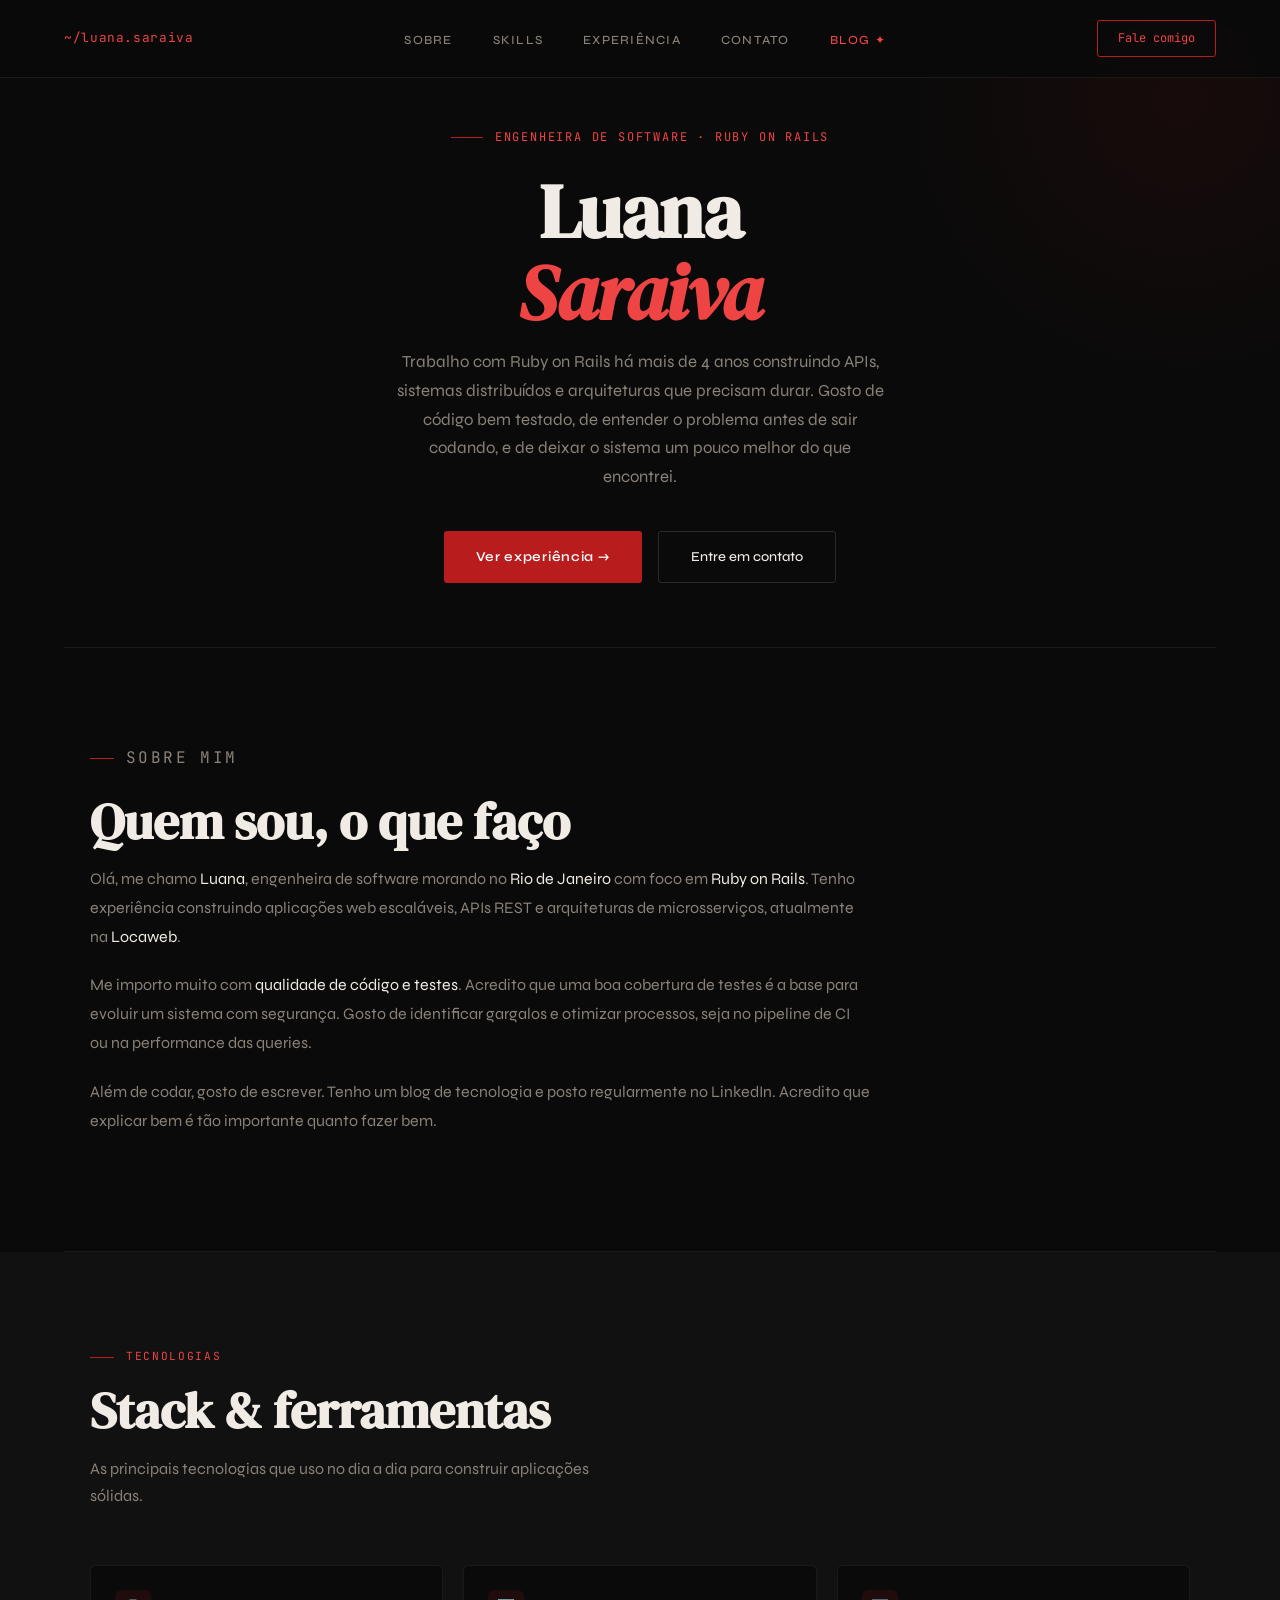
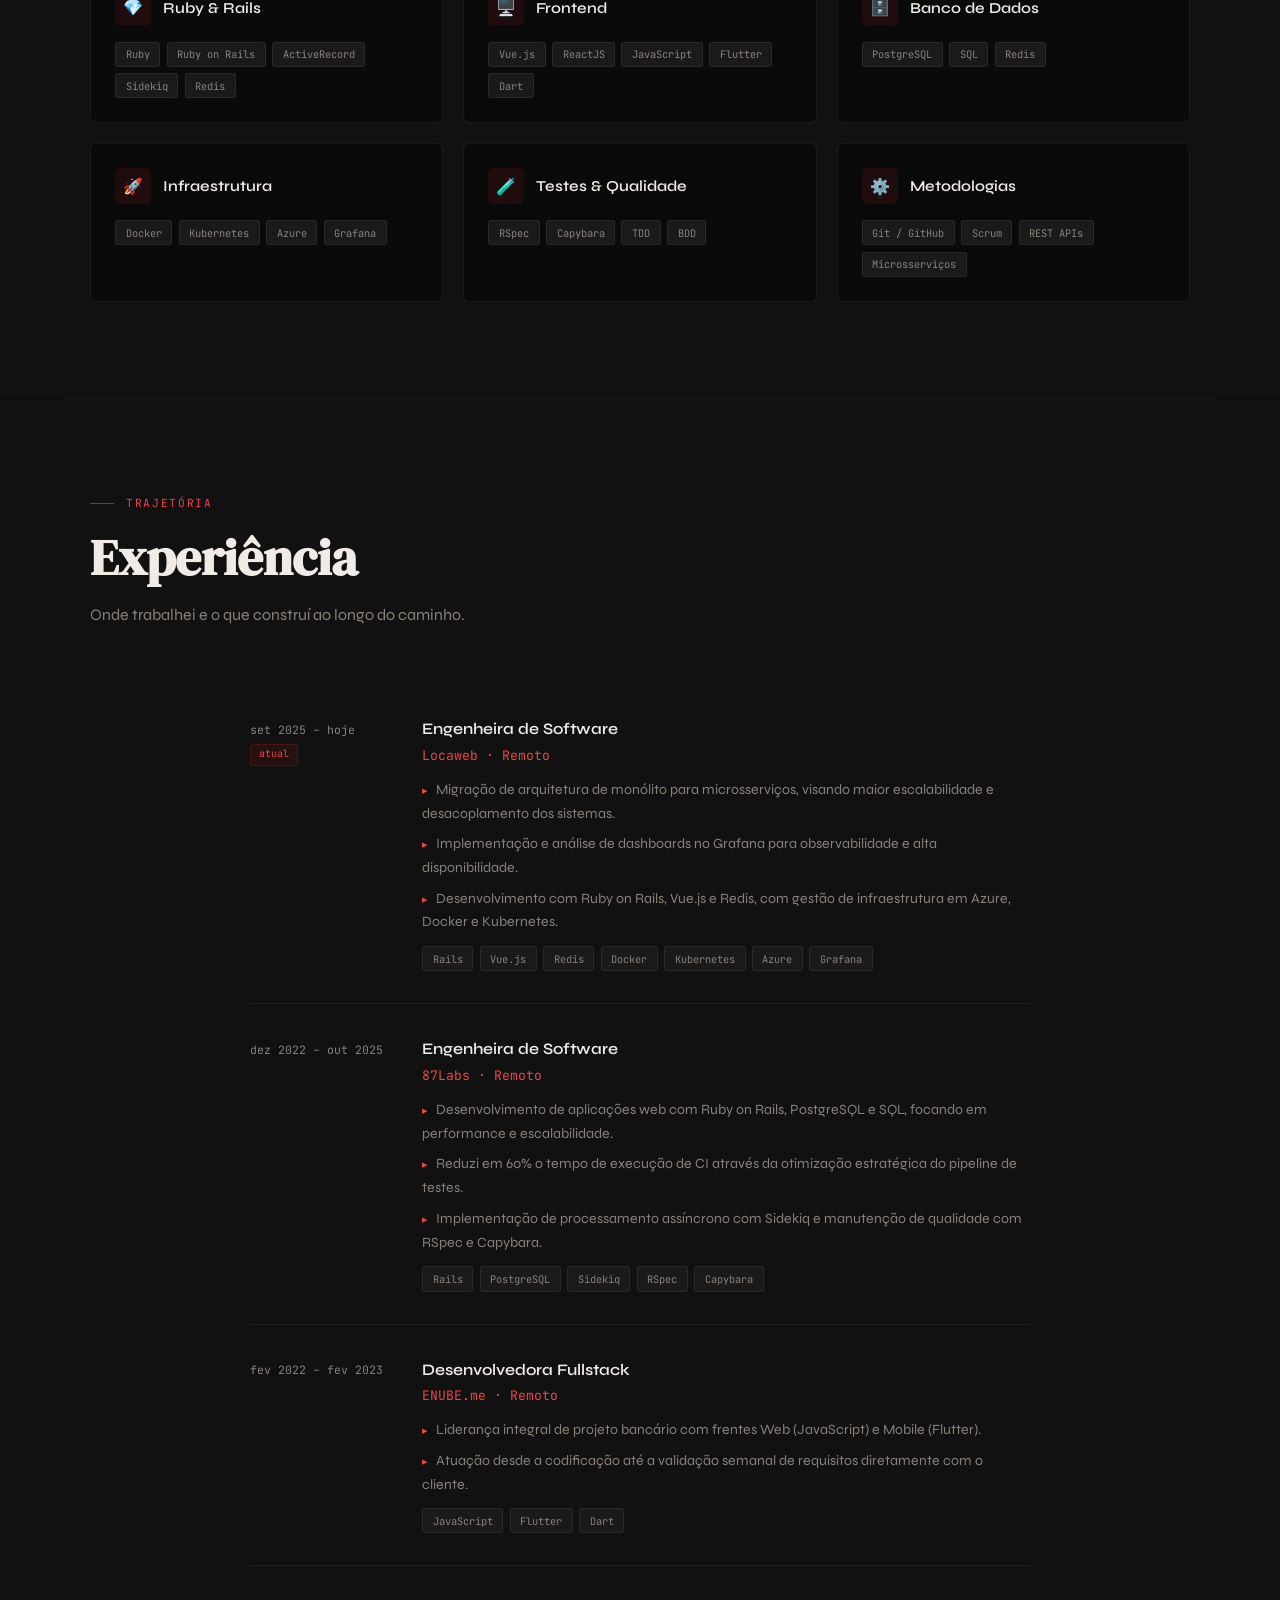
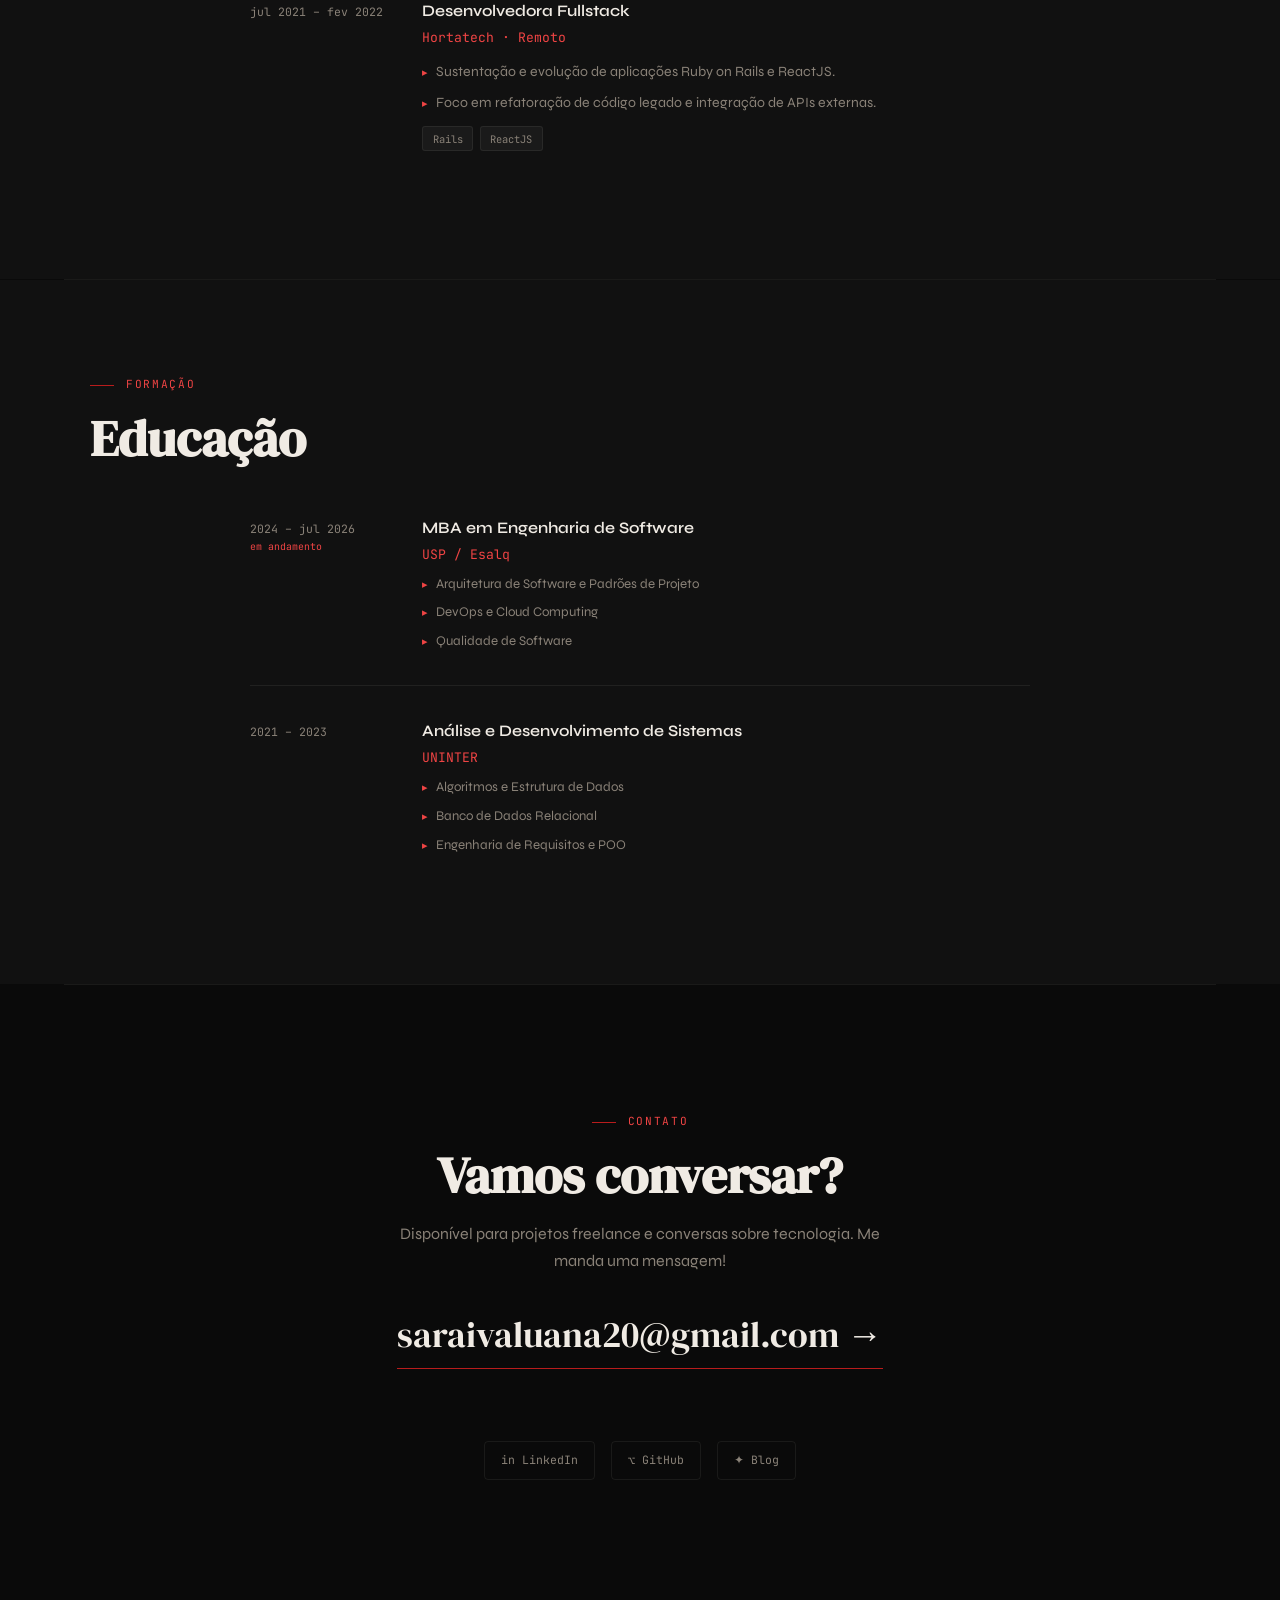
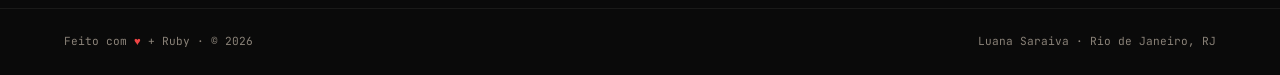
<file: index.html>
<!DOCTYPE html>
<html lang="pt-BR">
<head>
<meta charset="UTF-8" />
<meta name="viewport" content="width=device-width, initial-scale=1.0" />
<title>Luana Saraiva · Engenheira de Software</title>
<link rel="preconnect" href="https://fonts.googleapis.com" />
<link rel="preconnect" href="https://fonts.gstatic.com" crossorigin />
<link href="https://fonts.googleapis.com/css2?family=DM+Serif+Display:ital@0;1&family=JetBrains+Mono:wght@300;400;500&family=Syne:wght@400;500;600;700&display=swap" rel="stylesheet" />
<link rel="stylesheet" href="style.css" />
</head>
<body>

<nav>
  <a class="nav-logo" href="#">~/luana.saraiva</a>
  <ul class="nav-links">
    <li><a href="#about">Sobre</a></li>
    <li><a href="#skills">Skills</a></li>
    <li><a href="#experience">Experiência</a></li>
    <li><a href="#contact">Contato</a></li>
    <li><a href="blog.html" style="color: var(--ruby-light);">Blog ✦</a></li>
  </ul>
  <a class="nav-cta" href="#contact">Fale comigo</a>
</nav>

<section id="hero">
  <div class="hero-left">
    <p class="hero-eyebrow">Engenheira de Software · Ruby on Rails</p>
    <h1 class="hero-name">
      Luana<br /><em>Saraiva</em>
    </h1>
    <p class="hero-subtitle">
      Trabalho com Ruby on Rails há mais de 4 anos construindo APIs, sistemas distribuídos
      e arquiteturas que precisam durar. Gosto de código bem testado, de entender o problema
      antes de sair codando, e de deixar o sistema um pouco melhor do que encontrei.
    </p>
    <div class="hero-actions">
      <a href="#experience" class="btn-primary">Ver experiência →</a>
      <a href="#contact" class="btn-outline">Entre em contato</a>
    </div>
  </div>


</section>

<div class="divider"></div>

<section id="about" class="reveal">
  <div class="about-text">
    <p class="section-tag">Sobre mim</p>
    <h2 class="section-title">Quem sou, o que faço</h2>
    <p>
      Olá, me chamo <span>Luana</span>, engenheira de software morando no
      <span>Rio de Janeiro</span> com foco em <span>Ruby on Rails</span>. Tenho experiência
      construindo aplicações web escaláveis, APIs REST e arquiteturas de microsserviços,
      atualmente na <span>Locaweb</span>.
    </p>
    <p>
      Me importo muito com <span>qualidade de código e testes</span>. Acredito que uma boa
      cobertura de testes é a base para evoluir um sistema com segurança. Gosto de identificar
      gargalos e otimizar processos, seja no pipeline de CI ou na performance das queries.
    </p>
    <p>
      Além de codar, gosto de escrever. Tenho um blog de tecnologia e posto regularmente
      no LinkedIn. Acredito que explicar bem é tão importante quanto fazer bem.
    </p>
  </div>
</section>

<div class="divider"></div>

<section id="skills" class="reveal">
  <div class="skills-header">
    <p class="section-tag">Tecnologias</p>
    <h2 class="section-title">Stack & ferramentas</h2>
    <p class="section-desc">As principais tecnologias que uso no dia a dia para construir aplicações sólidas.</p>
  </div>

  <div class="skills-grid">

    <div class="skill-card">
      <div class="skill-card-header">
        <div class="skill-icon">💎</div>
        <span class="skill-card-name">Ruby & Rails</span>
      </div>
      <div class="skill-tags">
        <span class="skill-tag">Ruby</span>
        <span class="skill-tag">Ruby on Rails</span>
        <span class="skill-tag">ActiveRecord</span>
        <span class="skill-tag">Sidekiq</span>
        <span class="skill-tag">Redis</span>
      </div>
    </div>

    <div class="skill-card">
      <div class="skill-card-header">
        <div class="skill-icon">🖥️</div>
        <span class="skill-card-name">Frontend</span>
      </div>
      <div class="skill-tags">
        <span class="skill-tag">Vue.js</span>
        <span class="skill-tag">ReactJS</span>
        <span class="skill-tag">JavaScript</span>
        <span class="skill-tag">Flutter</span>
        <span class="skill-tag">Dart</span>
      </div>
    </div>

    <div class="skill-card">
      <div class="skill-card-header">
        <div class="skill-icon">🗄️</div>
        <span class="skill-card-name">Banco de Dados</span>
      </div>
      <div class="skill-tags">
        <span class="skill-tag">PostgreSQL</span>
        <span class="skill-tag">SQL</span>
        <span class="skill-tag">Redis</span>
      </div>
    </div>

    <div class="skill-card">
      <div class="skill-card-header">
        <div class="skill-icon">🚀</div>
        <span class="skill-card-name">Infraestrutura</span>
      </div>
      <div class="skill-tags">
        <span class="skill-tag">Docker</span>
        <span class="skill-tag">Kubernetes</span>
        <span class="skill-tag">Azure</span>
        <span class="skill-tag">Grafana</span>
      </div>
    </div>

    <div class="skill-card">
      <div class="skill-card-header">
        <div class="skill-icon">🧪</div>
        <span class="skill-card-name">Testes & Qualidade</span>
      </div>
      <div class="skill-tags">
        <span class="skill-tag">RSpec</span>
        <span class="skill-tag">Capybara</span>
        <span class="skill-tag">TDD</span>
        <span class="skill-tag">BDD</span>
      </div>
    </div>

    <div class="skill-card">
      <div class="skill-card-header">
        <div class="skill-icon">⚙️</div>
        <span class="skill-card-name">Metodologias</span>
      </div>
      <div class="skill-tags">
        <span class="skill-tag">Git / GitHub</span>
        <span class="skill-tag">Scrum</span>
        <span class="skill-tag">REST APIs</span>
        <span class="skill-tag">Microsserviços</span>
      </div>
    </div>

  </div>
</section>

<div class="divider"></div>

<!--
<section id="projects" class="reveal">
  <p class="section-tag">Portfólio</p>
  <h2 class="section-title">Projetos em destaque</h2>
  <p class="section-desc">Algumas das coisas que construí — pessoais, freelance e open source.</p>

  <div class="projects-grid">
    <div class="project-card">
      ...
    </div>
  </div>
</section>

<div class="divider"></div>
-->

<section id="experience" class="reveal">
  <p class="section-tag">Trajetória</p>
  <h2 class="section-title">Experiência</h2>
  <p class="section-desc">Onde trabalhei e o que construí ao longo do caminho.</p>

  <div class="timeline">

    <div class="timeline-item">
      <div class="timeline-date">
        set 2025 – hoje
        <span class="current">atual</span>
      </div>
      <div>
        <h3 class="timeline-role">Engenheira de Software</h3>
        <p class="timeline-company">Locaweb · Remoto</p>
        <ul class="timeline-desc">
          <li>Migração de arquitetura de monólito para microsserviços, visando maior escalabilidade e desacoplamento dos sistemas.</li>
          <li>Implementação e análise de dashboards no Grafana para observabilidade e alta disponibilidade.</li>
          <li>Desenvolvimento com Ruby on Rails, Vue.js e Redis, com gestão de infraestrutura em Azure, Docker e Kubernetes.</li>
        </ul>
        <div class="timeline-tags">
          <span class="skill-tag">Rails</span>
          <span class="skill-tag">Vue.js</span>
          <span class="skill-tag">Redis</span>
          <span class="skill-tag">Docker</span>
          <span class="skill-tag">Kubernetes</span>
          <span class="skill-tag">Azure</span>
          <span class="skill-tag">Grafana</span>
        </div>
      </div>
    </div>

    <div class="timeline-item">
      <div class="timeline-date">dez 2022 – out 2025</div>
      <div>
        <h3 class="timeline-role">Engenheira de Software</h3>
        <p class="timeline-company">87Labs · Remoto</p>
        <ul class="timeline-desc">
          <li>Desenvolvimento de aplicações web com Ruby on Rails, PostgreSQL e SQL, focando em performance e escalabilidade.</li>
          <li>Reduzi em 60% o tempo de execução de CI através da otimização estratégica do pipeline de testes.</li>
          <li>Implementação de processamento assíncrono com Sidekiq e manutenção de qualidade com RSpec e Capybara.</li>
        </ul>
        <div class="timeline-tags">
          <span class="skill-tag">Rails</span>
          <span class="skill-tag">PostgreSQL</span>
          <span class="skill-tag">Sidekiq</span>
          <span class="skill-tag">RSpec</span>
          <span class="skill-tag">Capybara</span>
        </div>
      </div>
    </div>

    <div class="timeline-item">
      <div class="timeline-date">fev 2022 – fev 2023</div>
      <div>
        <h3 class="timeline-role">Desenvolvedora Fullstack</h3>
        <p class="timeline-company">ENUBE.me · Remoto</p>
        <ul class="timeline-desc">
          <li>Liderança integral de projeto bancário com frentes Web (JavaScript) e Mobile (Flutter).</li>
          <li>Atuação desde a codificação até a validação semanal de requisitos diretamente com o cliente.</li>
        </ul>
        <div class="timeline-tags">
          <span class="skill-tag">JavaScript</span>
          <span class="skill-tag">Flutter</span>
          <span class="skill-tag">Dart</span>
        </div>
      </div>
    </div>

    <div class="timeline-item">
      <div class="timeline-date">jul 2021 – fev 2022</div>
      <div>
        <h3 class="timeline-role">Desenvolvedora Fullstack</h3>
        <p class="timeline-company">Hortatech · Remoto</p>
        <ul class="timeline-desc">
          <li>Sustentação e evolução de aplicações Ruby on Rails e ReactJS.</li>
          <li>Foco em refatoração de código legado e integração de APIs externas.</li>
        </ul>
        <div class="timeline-tags">
          <span class="skill-tag">Rails</span>
          <span class="skill-tag">ReactJS</span>
        </div>
      </div>
    </div>

  </div>
</section>

<div class="divider"></div>

<section id="education" class="reveal">
  <p class="section-tag">Formação</p>
  <h2 class="section-title">Educação</h2>

  <div class="timeline">

    <div class="edu-item">
      <div class="edu-period">2024 – jul 2026<br /><em style="font-style:normal; font-size:0.62rem; color: var(--ruby-light);">em andamento</em></div>
      <div>
        <h3 class="edu-degree">MBA em Engenharia de Software</h3>
        <p class="edu-school">USP / Esalq</p>
        <ul class="edu-focus">
          <li>Arquitetura de Software e Padrões de Projeto</li>
          <li>DevOps e Cloud Computing</li>
          <li>Qualidade de Software</li>
        </ul>
      </div>
    </div>

    <div class="edu-item">
      <div class="edu-period">2021 – 2023</div>
      <div>
        <h3 class="edu-degree">Análise e Desenvolvimento de Sistemas</h3>
        <p class="edu-school">UNINTER</p>
        <ul class="edu-focus">
          <li>Algoritmos e Estrutura de Dados</li>
          <li>Banco de Dados Relacional</li>
          <li>Engenharia de Requisitos e POO</li>
        </ul>
      </div>
    </div>

  </div>
</section>

<div class="divider"></div>

<section id="contact" class="reveal">
  <div class="contact-inner">
    <p class="section-tag" style="justify-content: center;">Contato</p>
    <h2 class="section-title">Vamos conversar?</h2>
    <p class="section-desc" style="margin: 0 auto;">
      Disponível para projetos freelance e conversas sobre tecnologia.
      Me manda uma mensagem!
    </p>

    <a href="mailto:saraivaluana20@gmail.com" class="contact-email">
      saraivaluana20@gmail.com →
    </a>

    <ul class="social-links">
      <li><a href="https://linkedin.com/in/saraivaluana" class="social-link" target="_blank" rel="noopener noreferrer">in LinkedIn</a></li>
      <li><a href="https://github.com/waitoair" class="social-link" target="_blank" rel="noopener noreferrer">⌥ GitHub</a></li>
      <li><a href="blog.html" class="social-link">✦ Blog</a></li>
    </ul>
  </div>
</section>

<!-- FOOTER -->
<footer>
  <span class="footer-copy">
    Feito com <span class="hi">♥</span> + Ruby · © <span id="year"></span>
  </span>
  <span class="footer-copy">Luana Saraiva · Rio de Janeiro, RJ</span>
</footer>

<script>
  document.getElementById('year').textContent = new Date().getFullYear();

  const reveals = document.querySelectorAll('.reveal');
  const observer = new IntersectionObserver(
    entries => entries.forEach(e => { if (e.isIntersecting) e.target.classList.add('visible'); }),
    { threshold: 0.1 }
  );
  reveals.forEach(el => observer.observe(el));
</script>
</body>
</html>
</file>
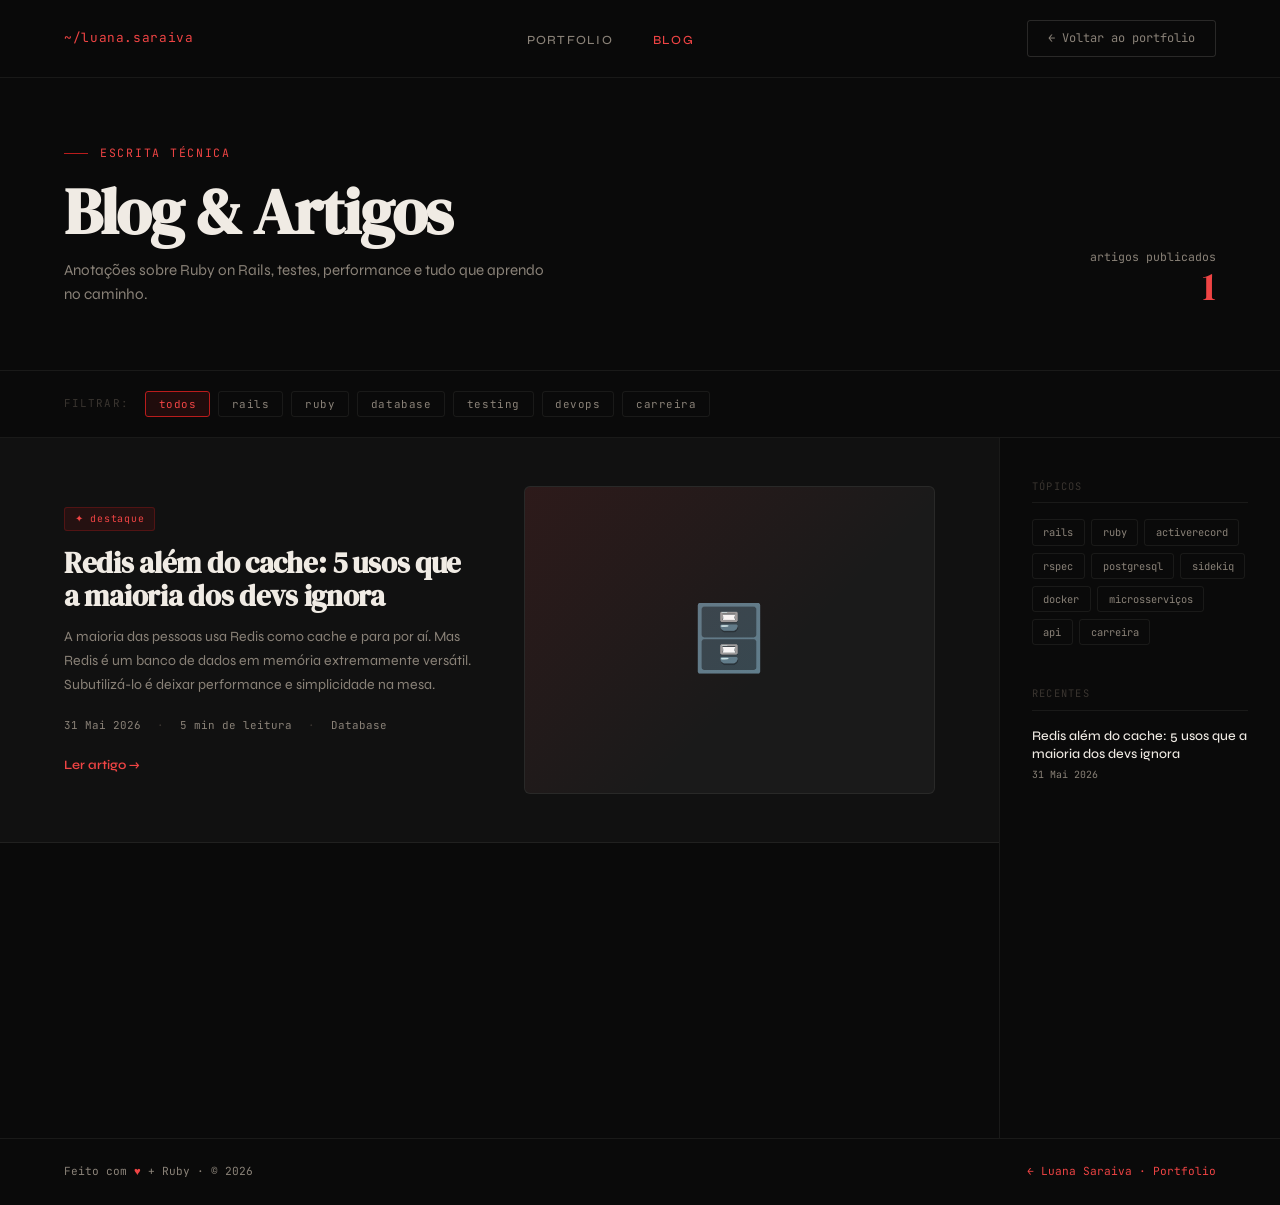
<file: blog.html>
<!DOCTYPE html>
<html lang="pt-BR">
<head>
<meta charset="UTF-8" />
<meta name="viewport" content="width=device-width, initial-scale=1.0" />
<title>Blog · Luana Saraiva</title>
<link rel="preconnect" href="https://fonts.googleapis.com" />
<link rel="preconnect" href="https://fonts.gstatic.com" crossorigin />
<link href="https://fonts.googleapis.com/css2?family=DM+Serif+Display:ital@0;1&family=JetBrains+Mono:wght@300;400;500&family=Syne:wght@400;500;600;700&display=swap" rel="stylesheet" />
<link rel="stylesheet" href="style.css" />
</head>
<body>

<!-- NAV -->
<nav>
  <a class="nav-logo" href="index.html">~/luana.saraiva</a>
  <ul class="nav-links">
    <li><a href="index.html">Portfolio</a></li>
    <li><a href="blog.html" class="active">Blog</a></li>
  </ul>
  <a class="nav-back" href="index.html">← Voltar ao portfolio</a>
</nav>

<!-- HEADER -->
<header class="blog-header">
  <div>
    <p class="blog-eyebrow">Escrita técnica</p>
    <h1 class="blog-title">Blog & Artigos</h1>
    <p class="blog-subtitle">
      Anotações sobre Ruby on Rails, testes, performance
      e tudo que aprendo no caminho.
    </p>
  </div>
  <div class="blog-count">
    artigos publicados
    <span id="article-count">5</span>
  </div>
</header>

<!-- FILTER BAR -->
<div class="filter-bar">
  <span class="filter-label">filtrar:</span>
  <button class="filter-btn active" data-tag="todos">todos</button>
  <button class="filter-btn" data-tag="rails">rails</button>
  <button class="filter-btn" data-tag="ruby">ruby</button>
  <button class="filter-btn" data-tag="database">database</button>
  <button class="filter-btn" data-tag="testing">testing</button>
  <button class="filter-btn" data-tag="devops">devops</button>
  <button class="filter-btn" data-tag="career">carreira</button>
</div>

<!-- LAYOUT -->
<div class="blog-layout">
  <main class="articles-list">

    <!-- FEATURED -->
    <a href="posts/post_1.html" class="featured-article reveal" data-tags="database">
      <div>
        <span class="featured-badge">✦ destaque</span>
        <h2 class="featured-title">Redis além do cache: 5 usos que a maioria dos devs ignora</h2>
        <p class="featured-excerpt">
          A maioria das pessoas usa Redis como cache e para por aí. Mas Redis é um banco de dados
          em memória extremamente versátil. Subutilizá-lo é deixar performance e simplicidade na mesa.
        </p>
        <div class="article-meta">
          <span>31 Mai 2026</span>
          <span class="dot">·</span>
          <span>5 min de leitura</span>
          <span class="dot">·</span>
          <span>Database</span>
        </div>
        <div class="read-more">Ler artigo →</div>
      </div>
      <div class="featured-cover">🗄️</div>
    </a>


  </main>

  <!-- SIDEBAR -->
  <aside class="sidebar">

    <div class="sidebar-section">
      <p class="sidebar-title">tópicos</p>
      <div class="sidebar-tags">
        <span class="sidebar-tag">rails</span>
        <span class="sidebar-tag">ruby</span>
        <span class="sidebar-tag">activerecord</span>
        <span class="sidebar-tag">rspec</span>
        <span class="sidebar-tag">postgresql</span>
        <span class="sidebar-tag">sidekiq</span>
        <span class="sidebar-tag">docker</span>
        <span class="sidebar-tag">microsserviços</span>
        <span class="sidebar-tag">api</span>
        <span class="sidebar-tag">carreira</span>
      </div>
    </div>

    <div class="sidebar-section">
      <p class="sidebar-title">recentes</p>
      <ul class="recent-list">
        <li>
          <a href="posts/post_1.html" class="recent-item">
            <span class="recent-item-title">Redis além do cache: 5 usos que a maioria dos devs ignora</span>
            <span class="recent-item-date">31 Mai 2026</span>
          </a>
        </li>
      </ul>
    </div>

    <!-- newsletter (ativar quando estiver pronto)
    <div class="sidebar-section">
      <p class="sidebar-title">newsletter</p>
      <div class="newsletter-box">
        <p>Novos artigos direto no seu email. Sem spam, só conteúdo técnico.</p>
        <input class="newsletter-input" type="email" placeholder="seu@email.com" />
        <button class="newsletter-btn">Inscrever →</button>
      </div>
    </div>
    -->

  </aside>
</div>

<!-- FOOTER -->
<footer>
  <span class="footer-copy">
    Feito com <span class="hi">♥</span> + Ruby · © <span id="year"></span>
  </span>
  <span class="footer-copy">
    <a href="index.html">← Luana Saraiva · Portfolio</a>
  </span>
</footer>

<script>
  document.getElementById('year').textContent = new Date().getFullYear();

  const reveals = document.querySelectorAll('.reveal');
  const observer = new IntersectionObserver(
    entries => entries.forEach(e => { if (e.isIntersecting) e.target.classList.add('visible'); }),
    { threshold: 0.05 }
  );
  reveals.forEach(el => observer.observe(el));

  const filterBtns = document.querySelectorAll('.filter-btn');
  const articles   = document.querySelectorAll('.article-card, .featured-article');

  filterBtns.forEach(btn => {
    btn.addEventListener('click', () => {
      filterBtns.forEach(b => b.classList.remove('active'));
      btn.classList.add('active');
      const tag = btn.dataset.tag;
      articles.forEach(article => {
        const tags = article.dataset.tags || '';
        article.style.display = (tag === 'todos' || tags.includes(tag)) ? '' : 'none';
      });
    });
  });

  document.getElementById('article-count').textContent = articles.length;
</script>
</body>
</html>
</file>
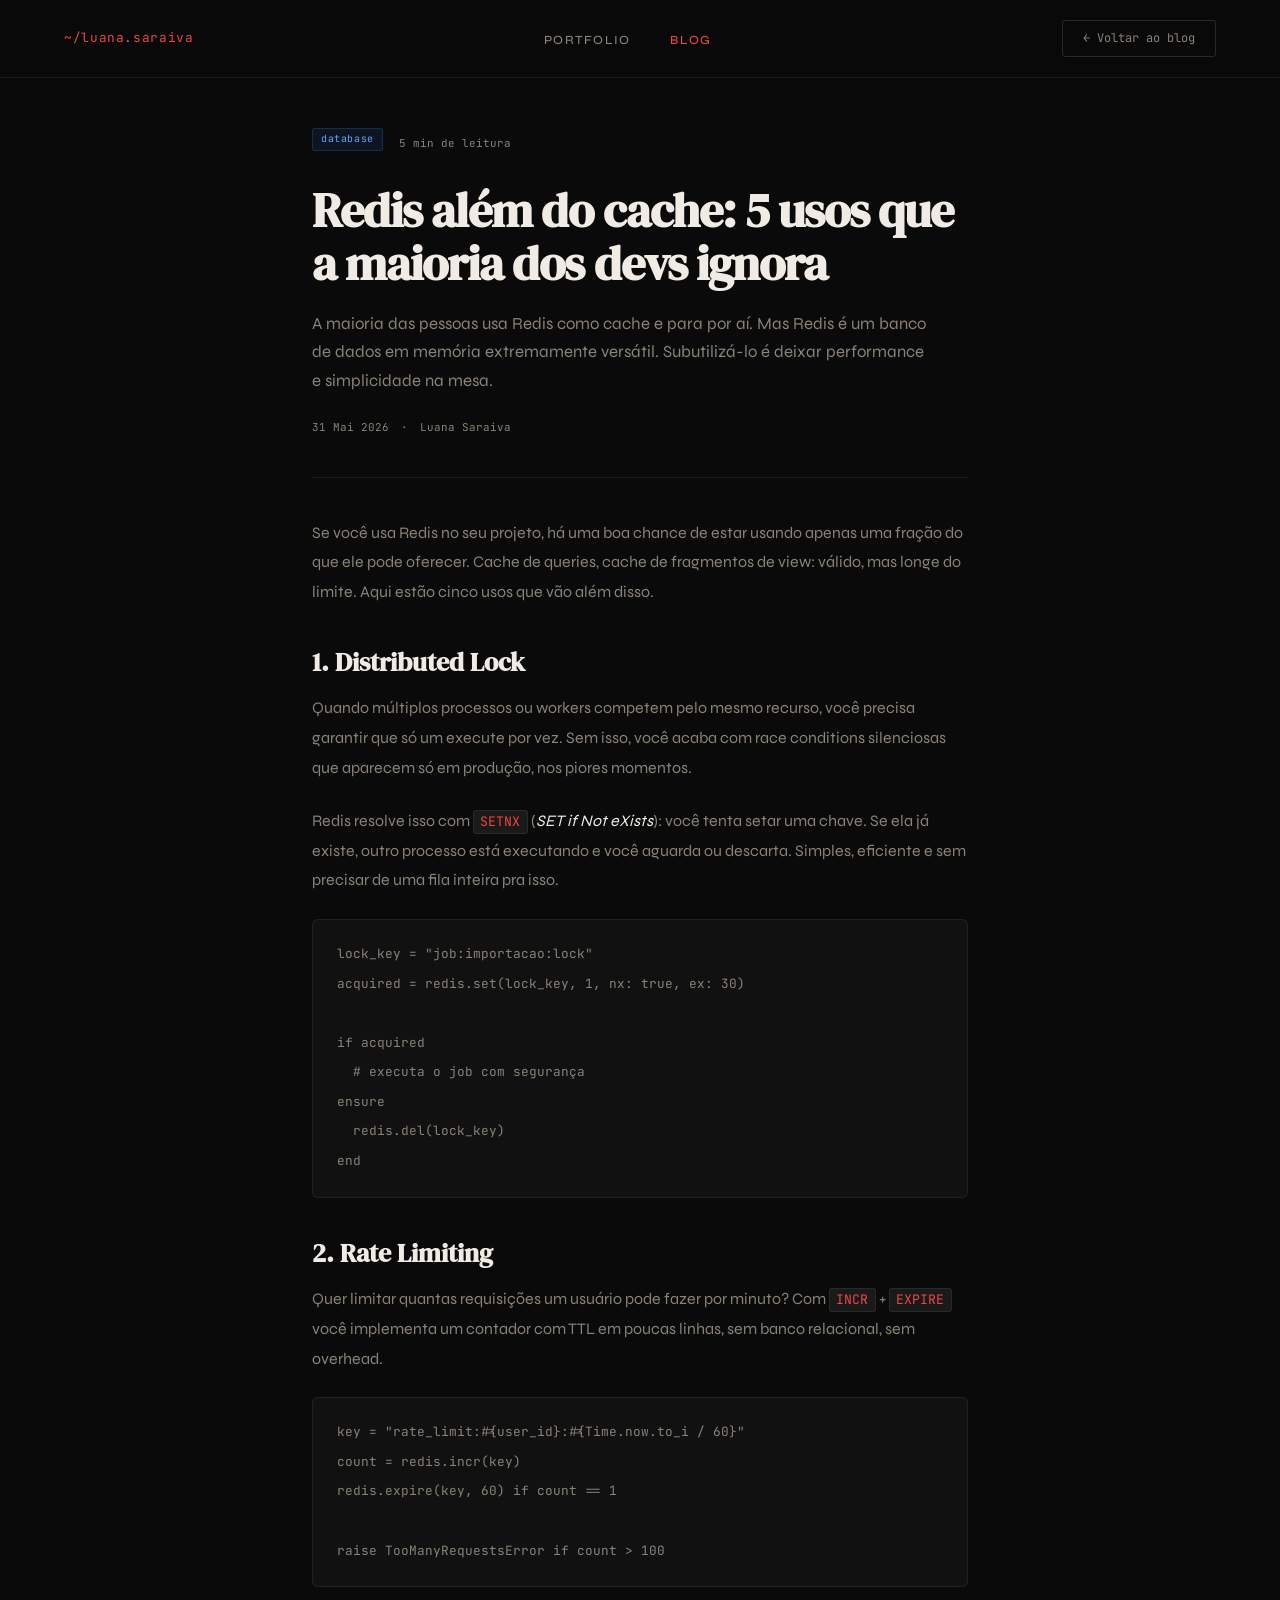
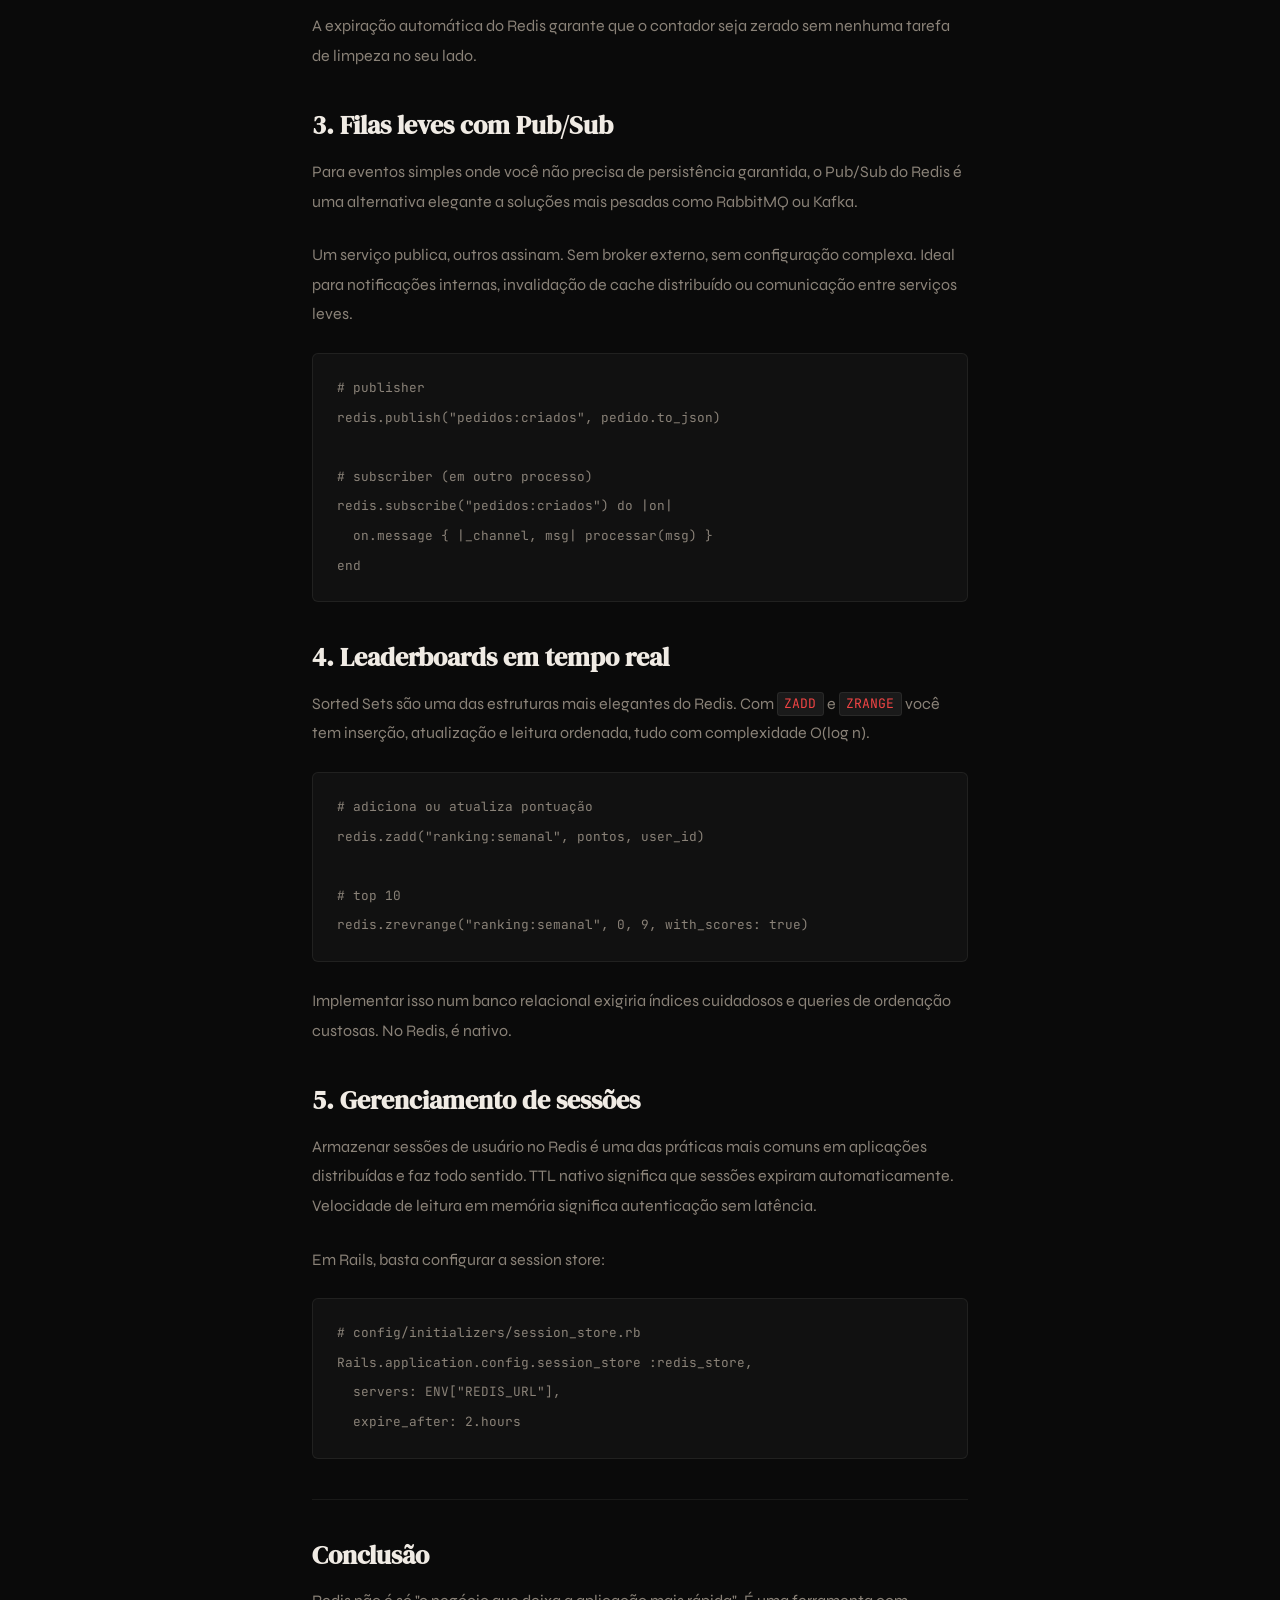
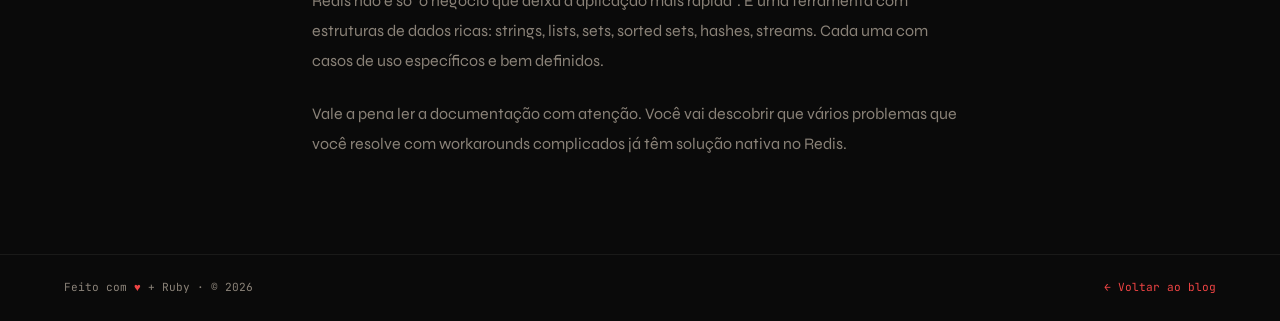
<file: posts/post_1.html>
<!DOCTYPE html>
<html lang="pt-BR">
<head>
<meta charset="UTF-8" />
<meta name="viewport" content="width=device-width, initial-scale=1.0" />
<title>Redis além do cache: 5 usos que a maioria dos devs ignora · Luana Saraiva</title>
<link rel="preconnect" href="https://fonts.googleapis.com" />
<link rel="preconnect" href="https://fonts.gstatic.com" crossorigin />
<link href="https://fonts.googleapis.com/css2?family=DM+Serif+Display:ital@0;1&family=JetBrains+Mono:wght@300;400;500&family=Syne:wght@400;500;600;700&display=swap" rel="stylesheet" />
<link rel="stylesheet" href="../style.css" />
<link rel="stylesheet" href="../post.css" />
</head>
<body>

<nav>
  <a class="nav-logo" href="../index.html">~/luana.saraiva</a>
  <ul class="nav-links">
    <li><a href="../index.html">Portfolio</a></li>
    <li><a href="../blog.html" class="active">Blog</a></li>
  </ul>
  <a class="nav-back" href="../blog.html">← Voltar ao blog</a>
</nav>

<article class="post-container">

  <header class="post-header">
    <div class="post-meta-top">
      <span class="card-tag tag-database">database</span>
      <span class="post-read-time">5 min de leitura</span>
    </div>
    <h1 class="post-title">Redis além do cache: 5 usos que a maioria dos devs ignora</h1>
    <p class="post-subtitle">
      A maioria das pessoas usa Redis como cache e para por aí. Mas Redis é um banco de dados
      em memória extremamente versátil. Subutilizá-lo é deixar performance e simplicidade na mesa.
    </p>
    <div class="post-meta">
      <span>31 Mai 2026</span>
      <span class="dot">·</span>
      <span>Luana Saraiva</span>
    </div>
  </header>

  <div class="post-divider"></div>

  <div class="post-body">

    <p>
      Se você usa Redis no seu projeto, há uma boa chance de estar usando apenas uma fração do que
      ele pode oferecer. Cache de queries, cache de fragmentos de view: válido, mas longe do limite.
      Aqui estão cinco usos que vão além disso.
    </p>

    <h2>1. Distributed Lock</h2>

    <p>
      Quando múltiplos processos ou workers competem pelo mesmo recurso, você precisa garantir que
      só um execute por vez. Sem isso, você acaba com race conditions silenciosas que aparecem só
      em produção, nos piores momentos.
    </p>

    <p>
      Redis resolve isso com <code>SETNX</code> (<em>SET if Not eXists</em>): você tenta setar uma
      chave. Se ela já existe, outro processo está executando e você aguarda ou descarta. Simples,
      eficiente e sem precisar de uma fila inteira pra isso.
    </p>

    <pre><code>lock_key = "job:importacao:lock"
acquired = redis.set(lock_key, 1, nx: true, ex: 30)

if acquired
  # executa o job com segurança
ensure
  redis.del(lock_key)
end</code></pre>

    <h2>2. Rate Limiting</h2>

    <p>
      Quer limitar quantas requisições um usuário pode fazer por minuto? Com <code>INCR</code> +
      <code>EXPIRE</code> você implementa um contador com TTL em poucas linhas, sem banco relacional,
      sem overhead.
    </p>

    <pre><code>key = "rate_limit:#{user_id}:#{Time.now.to_i / 60}"
count = redis.incr(key)
redis.expire(key, 60) if count == 1

raise TooManyRequestsError if count > 100</code></pre>

    <p>
      A expiração automática do Redis garante que o contador seja zerado sem nenhuma tarefa de
      limpeza no seu lado.
    </p>

    <h2>3. Filas leves com Pub/Sub</h2>

    <p>
      Para eventos simples onde você não precisa de persistência garantida, o Pub/Sub do Redis é
      uma alternativa elegante a soluções mais pesadas como RabbitMQ ou Kafka.
    </p>

    <p>
      Um serviço publica, outros assinam. Sem broker externo, sem configuração complexa. Ideal para
      notificações internas, invalidação de cache distribuído ou comunicação entre serviços leves.
    </p>

    <pre><code># publisher
redis.publish("pedidos:criados", pedido.to_json)

# subscriber (em outro processo)
redis.subscribe("pedidos:criados") do |on|
  on.message { |_channel, msg| processar(msg) }
end</code></pre>

    <h2>4. Leaderboards em tempo real</h2>

    <p>
      Sorted Sets são uma das estruturas mais elegantes do Redis. Com <code>ZADD</code> e
      <code>ZRANGE</code> você tem inserção, atualização e leitura ordenada, tudo com
      complexidade O(log n).
    </p>

    <pre><code># adiciona ou atualiza pontuação
redis.zadd("ranking:semanal", pontos, user_id)

# top 10
redis.zrevrange("ranking:semanal", 0, 9, with_scores: true)</code></pre>

    <p>
      Implementar isso num banco relacional exigiria índices cuidadosos e queries de ordenação
      custosas. No Redis, é nativo.
    </p>

    <h2>5. Gerenciamento de sessões</h2>

    <p>
      Armazenar sessões de usuário no Redis é uma das práticas mais comuns em aplicações
      distribuídas e faz todo sentido. TTL nativo significa que sessões expiram automaticamente.
      Velocidade de leitura em memória significa autenticação sem latência.
    </p>

    <p>
      Em Rails, basta configurar a session store:
    </p>

    <pre><code># config/initializers/session_store.rb
Rails.application.config.session_store :redis_store,
  servers: ENV["REDIS_URL"],
  expire_after: 2.hours</code></pre>

    <div class="post-divider"></div>

    <h2>Conclusão</h2>

    <p>
      Redis não é só "o negócio que deixa a aplicação mais rápida". É uma ferramenta com estruturas
      de dados ricas: strings, lists, sets, sorted sets, hashes, streams. Cada uma com casos de
      uso específicos e bem definidos.
    </p>

    <p>
      Vale a pena ler a documentação com atenção. Você vai descobrir que vários problemas que você
      resolve com workarounds complicados já têm solução nativa no Redis.
    </p>

  </div>

</article>

<footer>
  <span class="footer-copy">
    Feito com <span class="hi">♥</span> + Ruby · © <span id="year"></span>
  </span>
  <span class="footer-copy">
    <a href="../blog.html">← Voltar ao blog</a>
  </span>
</footer>

<script>
  document.getElementById('year').textContent = new Date().getFullYear();
</script>
</body>
</html>
</file>
<file: style.css>
*, *::before, *::after { box-sizing: border-box; margin: 0; padding: 0; }

:root {
  --ruby:        #b91c1c;
  --ruby-light:  #ef4444;
  --ruby-dim:    rgba(185,28,28,0.12);
  --bg:          #0a0a0a;
  --bg-2:        #111111;
  --bg-3:        #1a1a1a;
  --text:        #f0ebe4;
  --text-muted:  #8a8278;
  --text-dim:    #3a3530;
  --border:      rgba(240,235,228,0.07);
  --border-hover:rgba(240,235,228,0.14);
}

html { scroll-behavior: smooth; }

body {
  background: var(--bg);
  color: var(--text);
  font-family: 'Syne', sans-serif;
  font-size: 16px;
  line-height: 1.6;
  overflow-x: hidden;
}

::selection { background: var(--ruby); color: #fff; }

::-webkit-scrollbar       { width: 3px; }
::-webkit-scrollbar-track { background: var(--bg); }
::-webkit-scrollbar-thumb { background: var(--ruby); border-radius: 99px; }

nav {
  position: fixed; top: 0; left: 0; right: 0; z-index: 100;
  display: flex; justify-content: space-between; align-items: center;
  padding: 1.25rem 4rem;
  background: rgba(10,10,10,0.85);
  backdrop-filter: blur(12px);
  border-bottom: 1px solid var(--border);
}

.nav-logo {
  font-family: 'JetBrains Mono', monospace;
  font-size: 0.8rem;
  color: var(--ruby-light);
  letter-spacing: 0.05em;
  text-decoration: none;
}

.nav-links { display: flex; gap: 2.5rem; list-style: none; }

.nav-links a {
  font-size: 0.78rem;
  font-weight: 500;
  letter-spacing: 0.1em;
  text-transform: uppercase;
  color: var(--text-muted);
  text-decoration: none;
  transition: color 0.2s;
}

.nav-links a:hover  { color: var(--text); }
.nav-links a.active { color: var(--ruby-light); }

.nav-cta {
  font-family: 'JetBrains Mono', monospace;
  font-size: 0.75rem;
  padding: 0.5rem 1.25rem;
  border: 1px solid var(--ruby);
  color: var(--ruby-light);
  text-decoration: none;
  border-radius: 3px;
  transition: background 0.2s, color 0.2s;
}

.nav-cta:hover { background: var(--ruby); color: #fff; }

.nav-back {
  font-family: 'JetBrains Mono', monospace;
  font-size: 0.75rem;
  padding: 0.5rem 1.25rem;
  border: 1px solid var(--border-hover);
  color: var(--text-muted);
  text-decoration: none;
  border-radius: 3px;
  transition: border-color 0.2s, color 0.2s;
}

.nav-back:hover { border-color: var(--text-muted); color: var(--text); }

.btn-primary {
  display: inline-flex; align-items: center; gap: 0.5rem;
  padding: 0.875rem 2rem;
  background: var(--ruby);
  color: #fff;
  text-decoration: none;
  font-size: 0.85rem;
  font-weight: 600;
  letter-spacing: 0.05em;
  border-radius: 3px;
  transition: background 0.2s, transform 0.15s;
}

.btn-primary:hover { background: var(--ruby-light); transform: translateY(-1px); }

.btn-outline {
  display: inline-flex; align-items: center; gap: 0.5rem;
  padding: 0.875rem 2rem;
  border: 1px solid var(--border-hover);
  color: var(--text);
  text-decoration: none;
  font-size: 0.85rem;
  font-weight: 500;
  border-radius: 3px;
  transition: border-color 0.2s, background 0.2s;
}

.btn-outline:hover { border-color: var(--text-muted); background: var(--bg-3); }

section { padding: 6rem 4rem; }

.section-tag {
  font-family: 'JetBrains Mono', monospace;
  font-size: 0.7rem;
  color: var(--ruby-light);
  letter-spacing: 0.15em;
  text-transform: uppercase;
  margin-bottom: 1rem;
  display: flex; align-items: center; gap: 0.75rem;
}

.section-tag::before {
  content: '';
  display: block; width: 24px; height: 1px;
  background: var(--ruby);
}

.section-title {
  font-family: 'DM Serif Display', serif;
  font-size: clamp(2rem, 4vw, 3.25rem);
  line-height: 1.1;
  margin-bottom: 1rem;
}

.section-desc {
  color: var(--text-muted);
  max-width: 520px;
  font-size: 1rem;
  margin-bottom: 3.5rem;
  line-height: 1.7;
}

.divider {
  height: 1px;
  background: var(--border);
  margin: 0 4rem;
}

.skill-tag {
  font-family: 'JetBrains Mono', monospace;
  font-size: 0.65rem;
  padding: 0.2rem 0.6rem;
  background: var(--bg-3);
  border: 1px solid var(--border);
  border-radius: 3px;
  color: var(--text-muted);
}

footer {
  border-top: 1px solid var(--border);
  padding: 1.5rem 4rem;
  display: flex; justify-content: space-between; align-items: center;
}

.footer-copy {
  font-family: 'JetBrains Mono', monospace;
  font-size: 0.7rem;
  color: var(--text-muted);
}

.footer-copy a     { color: var(--ruby-light); text-decoration: none; }
.footer-copy .hi   { color: var(--ruby-light); }

.reveal {
  opacity: 0;
  transform: translateY(24px);
  transition: opacity 0.6s ease, transform 0.6s ease;
}

.reveal.visible { opacity: 1; transform: translateY(0); }

#hero {
  min-height: 70vh;
  display: flex;
  flex-direction: column;
  justify-content: center;
  align-items: center;
  text-align: center;
  padding-top: 8rem;
  padding-bottom: 4rem;
  padding-left: max(4rem, calc((100vw - 1100px) / 2));
  padding-right: max(4rem, calc((100vw - 1100px) / 2));
  position: relative;
  overflow: hidden;
}

.hero-left { max-width: 680px; }

.hero-eyebrow { justify-content: center; }

.hero-actions { justify-content: center; }

#hero::before {
  content: '';
  position: absolute; top: -200px; right: -200px;
  width: 600px; height: 600px;
  border-radius: 50%;
  background: radial-gradient(circle, rgba(185,28,28,0.08) 0%, transparent 70%);
  pointer-events: none;
}

.hero-eyebrow {
  font-family: 'JetBrains Mono', monospace;
  font-size: 0.75rem;
  color: var(--ruby-light);
  letter-spacing: 0.15em;
  text-transform: uppercase;
  margin-bottom: 1.5rem;
  display: flex; align-items: center; gap: 0.75rem;
}

.hero-eyebrow::before {
  content: ''; display: block;
  width: 32px; height: 1px; background: var(--ruby);
}

.hero-name {
  font-family: 'DM Serif Display', serif;
  font-size: clamp(3rem, 6vw, 5.5rem);
  line-height: 1.05;
  letter-spacing: -0.02em;
  margin-bottom: 1rem;
}

.hero-name em { font-style: italic; color: var(--ruby-light); }

.hero-subtitle {
  font-size: 1.05rem;
  color: var(--text-muted);
  max-width: 490px;
  margin-bottom: 2.5rem;
  line-height: 1.7;
}

.hero-actions { display: flex; gap: 1rem; flex-wrap: wrap; }


.hero-stat-card {
  background: var(--bg-2);
  border: 1px solid var(--border);
  border-radius: 6px;
  padding: 1.5rem;
  display: flex; align-items: center; gap: 1.25rem;
  transition: border-color 0.2s;
}

.hero-stat-card:hover { border-color: var(--border-hover); }

.stat-num {
  font-family: 'DM Serif Display', serif;
  font-size: 2.5rem;
  color: var(--ruby-light);
  line-height: 1;
  min-width: 60px;
}

.stat-label            { font-size: 0.82rem; color: var(--text-muted); line-height: 1.5; }
.stat-label strong     { display: block; color: var(--text); font-size: 0.95rem; margin-bottom: 0.2rem; }

.hero-code-snippet {
  background: var(--bg-2);
  border: 1px solid var(--border);
  border-radius: 6px;
  padding: 1.25rem 1.5rem;
  font-family: 'JetBrains Mono', monospace;
  font-size: 0.72rem;
  line-height: 1.8;
  color: var(--text-muted);
}

.hero-code-snippet .k { color: #f87171; }
.hero-code-snippet .c { color: #6b7280; }
.hero-code-snippet .s { color: #86efac; }
.hero-code-snippet .m { color: #fbbf24; }
.hero-code-snippet .n { color: var(--text); }

#about {
  padding-left: max(4rem, calc((100vw - 1100px) / 2));
  padding-right: max(4rem, calc((100vw - 1100px) / 2));
}

.about-text {
  max-width: 780px;
}

.about-text p {
  color: var(--text-muted);
  margin-bottom: 1.25rem;
  line-height: 1.8;
  font-size: 1rem;
}

.about-text p span { color: var(--text); }

.about-list {
  margin-top: 2rem;
  display: grid;
  grid-template-columns: 1fr 1fr;
  gap: 0.75rem;
  list-style: none;
}

.about-list li {
  font-size: 0.82rem;
  color: var(--text-muted);
  display: flex; align-items: center; gap: 0.5rem;
  font-family: 'JetBrains Mono', monospace;
}

.about-list li::before {
  content: '▸'; color: var(--ruby-light); font-size: 0.7rem;
}

#skills {
  background: var(--bg-2);
  padding-left: max(4rem, calc((100vw - 1100px) / 2));
  padding-right: max(4rem, calc((100vw - 1100px) / 2));
}

.skills-header { margin-bottom: 3.5rem; }

.skills-grid {
  display: grid;
  grid-template-columns: repeat(auto-fill, minmax(280px, 1fr));
  gap: 1.25rem;
}

.skill-card {
  background: var(--bg);
  border: 1px solid var(--border);
  border-radius: 6px;
  padding: 1.5rem;
  transition: border-color 0.2s, transform 0.2s;
}

.skill-card:hover { border-color: var(--ruby); transform: translateY(-2px); }

.skill-card-header {
  display: flex; align-items: center; gap: 0.75rem;
  margin-bottom: 1rem;
}

.skill-icon {
  width: 36px; height: 36px;
  background: var(--ruby-dim);
  border-radius: 6px;
  display: flex; align-items: center; justify-content: center;
  font-size: 1rem;
}

.skill-card-name { font-weight: 600; font-size: 0.95rem; }

.skill-tags { display: flex; flex-wrap: wrap; gap: 0.4rem; }

#experience {
  background: var(--bg-2);
  padding-left: max(4rem, calc((100vw - 1100px) / 2));
  padding-right: max(4rem, calc((100vw - 1100px) / 2));
}

.timeline { max-width: 780px; margin: 0 auto; }

.timeline-item {
  display: grid;
  grid-template-columns: 140px 1fr;
  gap: 2rem;
  padding: 2rem 0;
  border-bottom: 1px solid var(--border);
}

.timeline-item:last-child { border-bottom: none; }

.timeline-date {
  font-family: 'JetBrains Mono', monospace;
  font-size: 0.72rem;
  color: var(--text-muted);
  padding-top: 0.3rem;
  line-height: 1.5;
}

.timeline-date .current {
  display: inline-block;
  margin-top: 0.35rem;
  font-size: 0.62rem;
  padding: 0.15rem 0.5rem;
  background: var(--ruby-dim);
  border: 1px solid rgba(185,28,28,0.25);
  color: var(--ruby-light);
  border-radius: 3px;
}

.timeline-role    { font-weight: 600; font-size: 1rem; margin-bottom: 0.2rem; }

.timeline-company {
  font-size: 0.82rem;
  color: var(--ruby-light);
  margin-bottom: 0.75rem;
  font-family: 'JetBrains Mono', monospace;
}

.timeline-desc {
  font-size: 0.88rem;
  color: var(--text-muted);
  line-height: 1.7;
  margin-bottom: 0.75rem;
  list-style: none;
  display: flex;
  flex-direction: column;
  gap: 0.4rem;
}

.timeline-desc li::before {
  content: '▸';
  color: var(--ruby-light);
  font-size: 0.7rem;
  margin-right: 0.5rem;
}

.timeline-tags { display: flex; flex-wrap: wrap; gap: 0.4rem; }

#education {
  background: var(--bg-2);
  padding-left: max(4rem, calc((100vw - 1100px) / 2));
  padding-right: max(4rem, calc((100vw - 1100px) / 2));
}

.edu-item {
  display: grid;
  grid-template-columns: 140px 1fr;
  gap: 2rem;
  padding: 2rem 0;
  border-bottom: 1px solid var(--border);
}

.edu-item:last-child { border-bottom: none; }

.edu-period {
  font-family: 'JetBrains Mono', monospace;
  font-size: 0.72rem;
  color: var(--text-muted);
  padding-top: 0.3rem;
  line-height: 1.5;
}

.edu-degree  { font-weight: 600; font-size: 1rem; margin-bottom: 0.2rem; }

.edu-school {
  font-size: 0.82rem;
  color: var(--ruby-light);
  margin-bottom: 0.5rem;
  font-family: 'JetBrains Mono', monospace;
}

.edu-focus {
  font-size: 0.83rem;
  color: var(--text-muted);
  line-height: 1.7;
  list-style: none;
  display: flex;
  flex-direction: column;
  gap: 0.4rem;
}

.edu-focus li::before {
  content: '▸';
  color: var(--ruby-light);
  font-size: 0.7rem;
  margin-right: 0.5rem;
}

#contact { text-align: center; padding: 8rem 4rem; }

.contact-inner { max-width: 560px; margin: 0 auto; }

.contact-email {
  display: inline-flex; align-items: center; gap: 0.5rem;
  font-family: 'DM Serif Display', serif;
  font-size: clamp(1.5rem, 3vw, 2.25rem);
  color: var(--text);
  text-decoration: none;
  margin: 2rem 0;
  padding-bottom: 0.25rem;
  border-bottom: 1px solid var(--ruby);
  transition: color 0.2s;
}

.contact-email:hover { color: var(--ruby-light); }

.social-links {
  display: flex; gap: 1rem; justify-content: center;
  margin-top: 2.5rem;
  list-style: none;
  flex-wrap: wrap;
}

.social-link {
  display: flex; align-items: center; gap: 0.5rem;
  font-family: 'JetBrains Mono', monospace;
  font-size: 0.72rem;
  color: var(--text-muted);
  text-decoration: none;
  padding: 0.6rem 1rem;
  border: 1px solid var(--border);
  border-radius: 4px;
  transition: border-color 0.2s, color 0.2s;
}

.social-link:hover { border-color: var(--ruby); color: var(--ruby-light); }

.blog-header {
  padding: 9rem 4rem 4rem;
  border-bottom: 1px solid var(--border);
  display: grid;
  grid-template-columns: 1fr auto;
  align-items: end;
  gap: 2rem;
}

.blog-eyebrow {
  font-family: 'JetBrains Mono', monospace;
  font-size: 0.72rem;
  color: var(--ruby-light);
  letter-spacing: 0.15em;
  text-transform: uppercase;
  margin-bottom: 1rem;
  display: flex; align-items: center; gap: 0.75rem;
}

.blog-eyebrow::before {
  content: ''; display: block;
  width: 24px; height: 1px; background: var(--ruby);
}

.blog-title {
  font-family: 'DM Serif Display', serif;
  font-size: clamp(2.5rem, 5vw, 4rem);
  line-height: 1.05;
  letter-spacing: -0.02em;
  margin-bottom: 0.75rem;
}

.blog-subtitle { color: var(--text-muted); font-size: 0.95rem; max-width: 480px; }

.blog-count {
  font-family: 'JetBrains Mono', monospace;
  font-size: 0.72rem;
  color: var(--text-muted);
  text-align: right;
}

.blog-count span {
  display: block;
  font-family: 'DM Serif Display', serif;
  font-size: 2.5rem;
  color: var(--ruby-light);
  line-height: 1;
}

.filter-bar {
  padding: 1.25rem 4rem;
  border-bottom: 1px solid var(--border);
  display: flex; gap: 0.5rem; flex-wrap: wrap; align-items: center;
}

.filter-label {
  font-family: 'JetBrains Mono', monospace;
  font-size: 0.68rem;
  color: var(--text-dim);
  margin-right: 0.5rem;
  text-transform: uppercase;
  letter-spacing: 0.1em;
}

.filter-btn {
  font-family: 'JetBrains Mono', monospace;
  font-size: 0.68rem;
  padding: 0.3rem 0.8rem;
  border: 1px solid var(--border);
  background: transparent;
  color: var(--text-muted);
  border-radius: 3px;
  cursor: pointer;
  letter-spacing: 0.05em;
  transition: border-color 0.2s, color 0.2s, background 0.2s;
}

.filter-btn:hover  { border-color: var(--border-hover); color: var(--text); }
.filter-btn.active { border-color: var(--ruby); color: var(--ruby-light); background: var(--ruby-dim); }

.blog-layout {
  display: grid;
  grid-template-columns: 1fr 280px;
  min-height: calc(100vh - 200px);
}

.articles-list { border-right: 1px solid var(--border); }

.featured-article {
  padding: 3rem 4rem;
  border-bottom: 1px solid var(--border);
  display: grid;
  grid-template-columns: 1fr 1fr;
  gap: 3rem;
  align-items: center;
  background: var(--bg-2);
  text-decoration: none;
  color: inherit;
  transition: background 0.2s;
}

.featured-article:hover { background: var(--bg-3); }

.featured-badge {
  font-family: 'JetBrains Mono', monospace;
  font-size: 0.62rem;
  padding: 0.2rem 0.6rem;
  background: var(--ruby-dim);
  border: 1px solid rgba(185,28,28,0.3);
  color: var(--ruby-light);
  border-radius: 3px;
  display: inline-block;
  margin-bottom: 1rem;
  letter-spacing: 0.08em;
}

.featured-title {
  font-family: 'DM Serif Display', serif;
  font-size: 1.8rem;
  line-height: 1.15;
  margin-bottom: 0.75rem;
  letter-spacing: -0.01em;
}

.featured-excerpt {
  font-size: 0.88rem;
  color: var(--text-muted);
  line-height: 1.7;
  margin-bottom: 1.25rem;
}

.article-meta {
  display: flex; align-items: center; gap: 1rem;
  font-family: 'JetBrains Mono', monospace;
  font-size: 0.68rem;
  color: var(--text-muted);
}

.article-meta .dot { color: var(--text-dim); }

.read-more {
  display: inline-flex; align-items: center; gap: 0.4rem;
  font-size: 0.8rem;
  font-weight: 600;
  color: var(--ruby-light);
  transition: gap 0.2s;
  margin-top: 1.25rem;
}

.featured-article:hover .read-more { gap: 0.7rem; }

.featured-cover {
  aspect-ratio: 4/3;
  background: var(--bg-3);
  border: 1px solid var(--border);
  border-radius: 6px;
  display: flex; align-items: center; justify-content: center;
  font-size: 4rem;
  position: relative;
  overflow: hidden;
}

.featured-cover::after {
  content: ''; position: absolute; inset: 0;
  background: linear-gradient(135deg, var(--ruby-dim) 0%, transparent 60%);
}

.article-card {
  display: grid;
  grid-template-columns: 1fr 100px;
  gap: 1.5rem;
  padding: 2rem 4rem;
  border-bottom: 1px solid var(--border);
  text-decoration: none;
  color: inherit;
  align-items: start;
  transition: background 0.2s;
}

.article-card:hover { background: var(--bg-2); }

.card-tag {
  font-family: 'JetBrains Mono', monospace;
  font-size: 0.62rem;
  padding: 0.15rem 0.5rem;
  border-radius: 3px;
  display: inline-block;
  margin-bottom: 0.6rem;
  letter-spacing: 0.06em;
}

.tag-rails    { background: rgba(185,28,28,0.1);  color: #f87171; border: 1px solid rgba(185,28,28,0.2); }
.tag-ruby     { background: rgba(185,28,28,0.1);  color: #f87171; border: 1px solid rgba(185,28,28,0.2); }
.tag-database { background: rgba(59,130,246,0.1); color: #60a5fa; border: 1px solid rgba(59,130,246,0.2); }
.tag-devops   { background: rgba(16,185,129,0.1); color: #34d399; border: 1px solid rgba(16,185,129,0.2); }
.tag-career   { background: rgba(245,158,11,0.1); color: #fbbf24; border: 1px solid rgba(245,158,11,0.2); }
.tag-testing  { background: rgba(139,92,246,0.1); color: #a78bfa; border: 1px solid rgba(139,92,246,0.2); }

.card-title {
  font-weight: 600;
  font-size: 1rem;
  line-height: 1.35;
  margin-bottom: 0.4rem;
  transition: color 0.2s;
}

.article-card:hover .card-title { color: var(--ruby-light); }

.card-excerpt {
  font-size: 0.82rem;
  color: var(--text-muted);
  line-height: 1.6;
  margin-bottom: 0.75rem;
  display: -webkit-box;
  -webkit-line-clamp: 2;
  -webkit-box-orient: vertical;
  line-clamp: 2;
  overflow: hidden;
}

.card-thumb {
  aspect-ratio: 1;
  background: var(--bg-3);
  border: 1px solid var(--border);
  border-radius: 6px;
  display: flex; align-items: center; justify-content: center;
  font-size: 2rem;
  flex-shrink: 0;
}

.sidebar           { padding: 2.5rem 2rem; }
.sidebar-section   { margin-bottom: 2.5rem; }

.sidebar-title {
  font-family: 'JetBrains Mono', monospace;
  font-size: 0.65rem;
  color: var(--text-dim);
  text-transform: uppercase;
  letter-spacing: 0.12em;
  margin-bottom: 1rem;
  padding-bottom: 0.5rem;
  border-bottom: 1px solid var(--border);
}

.sidebar-tags { display: flex; flex-wrap: wrap; gap: 0.4rem; }

.sidebar-tag {
  font-family: 'JetBrains Mono', monospace;
  font-size: 0.65rem;
  padding: 0.25rem 0.65rem;
  border: 1px solid var(--border);
  border-radius: 3px;
  color: var(--text-muted);
  cursor: pointer;
  transition: border-color 0.2s, color 0.2s;
}

.sidebar-tag:hover { border-color: var(--ruby); color: var(--ruby-light); }

.recent-list { list-style: none; display: flex; flex-direction: column; gap: 1rem; }

.recent-item {
  display: flex; flex-direction: column; gap: 0.2rem;
  text-decoration: none; color: inherit;
}

.recent-item-title {
  font-size: 0.82rem; font-weight: 500; line-height: 1.4;
  transition: color 0.2s;
}

.recent-item:hover .recent-item-title { color: var(--ruby-light); }

.recent-item-date {
  font-family: 'JetBrains Mono', monospace;
  font-size: 0.62rem; color: var(--text-muted);
}

.newsletter-box {
  background: var(--bg-2);
  border: 1px solid var(--border);
  border-radius: 6px;
  padding: 1.25rem;
}

.newsletter-box p {
  font-size: 0.8rem; color: var(--text-muted);
  margin-bottom: 0.75rem; line-height: 1.6;
}

.newsletter-input {
  width: 100%;
  padding: 0.6rem 0.75rem;
  background: var(--bg-3);
  border: 1px solid var(--border);
  border-radius: 3px;
  color: var(--text);
  font-family: 'JetBrains Mono', monospace;
  font-size: 0.72rem;
  margin-bottom: 0.5rem;
  outline: none;
  transition: border-color 0.2s;
}

.newsletter-input:focus       { border-color: var(--ruby); }
.newsletter-input::placeholder { color: var(--text-muted); }

.newsletter-btn {
  width: 100%; padding: 0.6rem;
  background: var(--ruby); color: #fff;
  border: none; border-radius: 3px;
  font-family: 'JetBrains Mono', monospace;
  font-size: 0.72rem; cursor: pointer;
  transition: background 0.2s;
}

.newsletter-btn:hover { background: var(--ruby-light); }

@media (max-width: 900px) {
  nav { padding: 1rem 1.5rem; }
  .nav-links { display: none; }

  #hero {
    padding: 7rem 1.5rem 3rem;
  }

  section  { padding: 4rem 1.5rem; }
  .divider { margin: 0 1.5rem; }

  .timeline-item { grid-template-columns: 1fr; gap: 0.5rem; }
  .edu-item      { grid-template-columns: 1fr; gap: 0.5rem; }

  footer { flex-direction: column; gap: 0.5rem; padding: 1.5rem; text-align: center; }

  .blog-header    { padding: 7rem 1.5rem 2.5rem; grid-template-columns: 1fr; }
  .filter-bar     { padding: 1rem 1.5rem; }
  .blog-layout    { grid-template-columns: 1fr; }
  .articles-list  { border-right: none; }
  .featured-article { padding: 2rem 1.5rem; grid-template-columns: 1fr; }
  .featured-cover { display: none; }
  .article-card   { padding: 1.5rem; }
  .sidebar        { display: none; }
}
</file>
<file: post.css>
.post-container {
  max-width: 720px;
  margin: 0 auto;
  padding: 8rem 2rem 6rem;
}

.post-header { margin-bottom: 2.5rem; }

.post-meta-top {
  display: flex;
  align-items: center;
  gap: 1rem;
  margin-bottom: 1.5rem;
}

.post-read-time {
  font-family: 'JetBrains Mono', monospace;
  font-size: 0.68rem;
  color: var(--text-muted);
}

.post-title {
  font-family: 'DM Serif Display', serif;
  font-size: clamp(2rem, 4vw, 3rem);
  line-height: 1.1;
  letter-spacing: -0.02em;
  margin-bottom: 1.25rem;
}

.post-subtitle {
  font-size: 1.05rem;
  color: var(--text-muted);
  line-height: 1.7;
  margin-bottom: 1.5rem;
  max-width: 620px;
}

.post-meta {
  display: flex;
  align-items: center;
  gap: 0.75rem;
  font-family: 'JetBrains Mono', monospace;
  font-size: 0.68rem;
  color: var(--text-muted);
}

.post-divider {
  height: 1px;
  background: var(--border);
  margin: 2.5rem 0;
}

.post-body { line-height: 1.85; }

.post-body p {
  color: var(--text-muted);
  font-size: 1rem;
  margin-bottom: 1.5rem;
}

.post-body p:last-child { margin-bottom: 0; }

.post-body h2 {
  font-family: 'DM Serif Display', serif;
  font-size: 1.6rem;
  line-height: 1.2;
  margin: 2.5rem 0 1rem;
  color: var(--text);
}

.post-body code {
  font-family: 'JetBrains Mono', monospace;
  font-size: 0.82rem;
  background: var(--bg-3);
  border: 1px solid var(--border);
  border-radius: 3px;
  padding: 0.15rem 0.4rem;
  color: var(--ruby-light);
}

.post-body pre {
  background: var(--bg-2);
  border: 1px solid var(--border);
  border-radius: 6px;
  padding: 1.25rem 1.5rem;
  overflow-x: auto;
  margin: 1.5rem 0;
}

.post-body pre code {
  background: none;
  border: none;
  padding: 0;
  color: var(--text-muted);
  font-size: 0.8rem;
  line-height: 1.8;
}

.post-body em { color: var(--text); font-style: italic; }

@media (max-width: 900px) {
  .post-container { padding: 7rem 1.5rem 4rem; }
}
</file>
